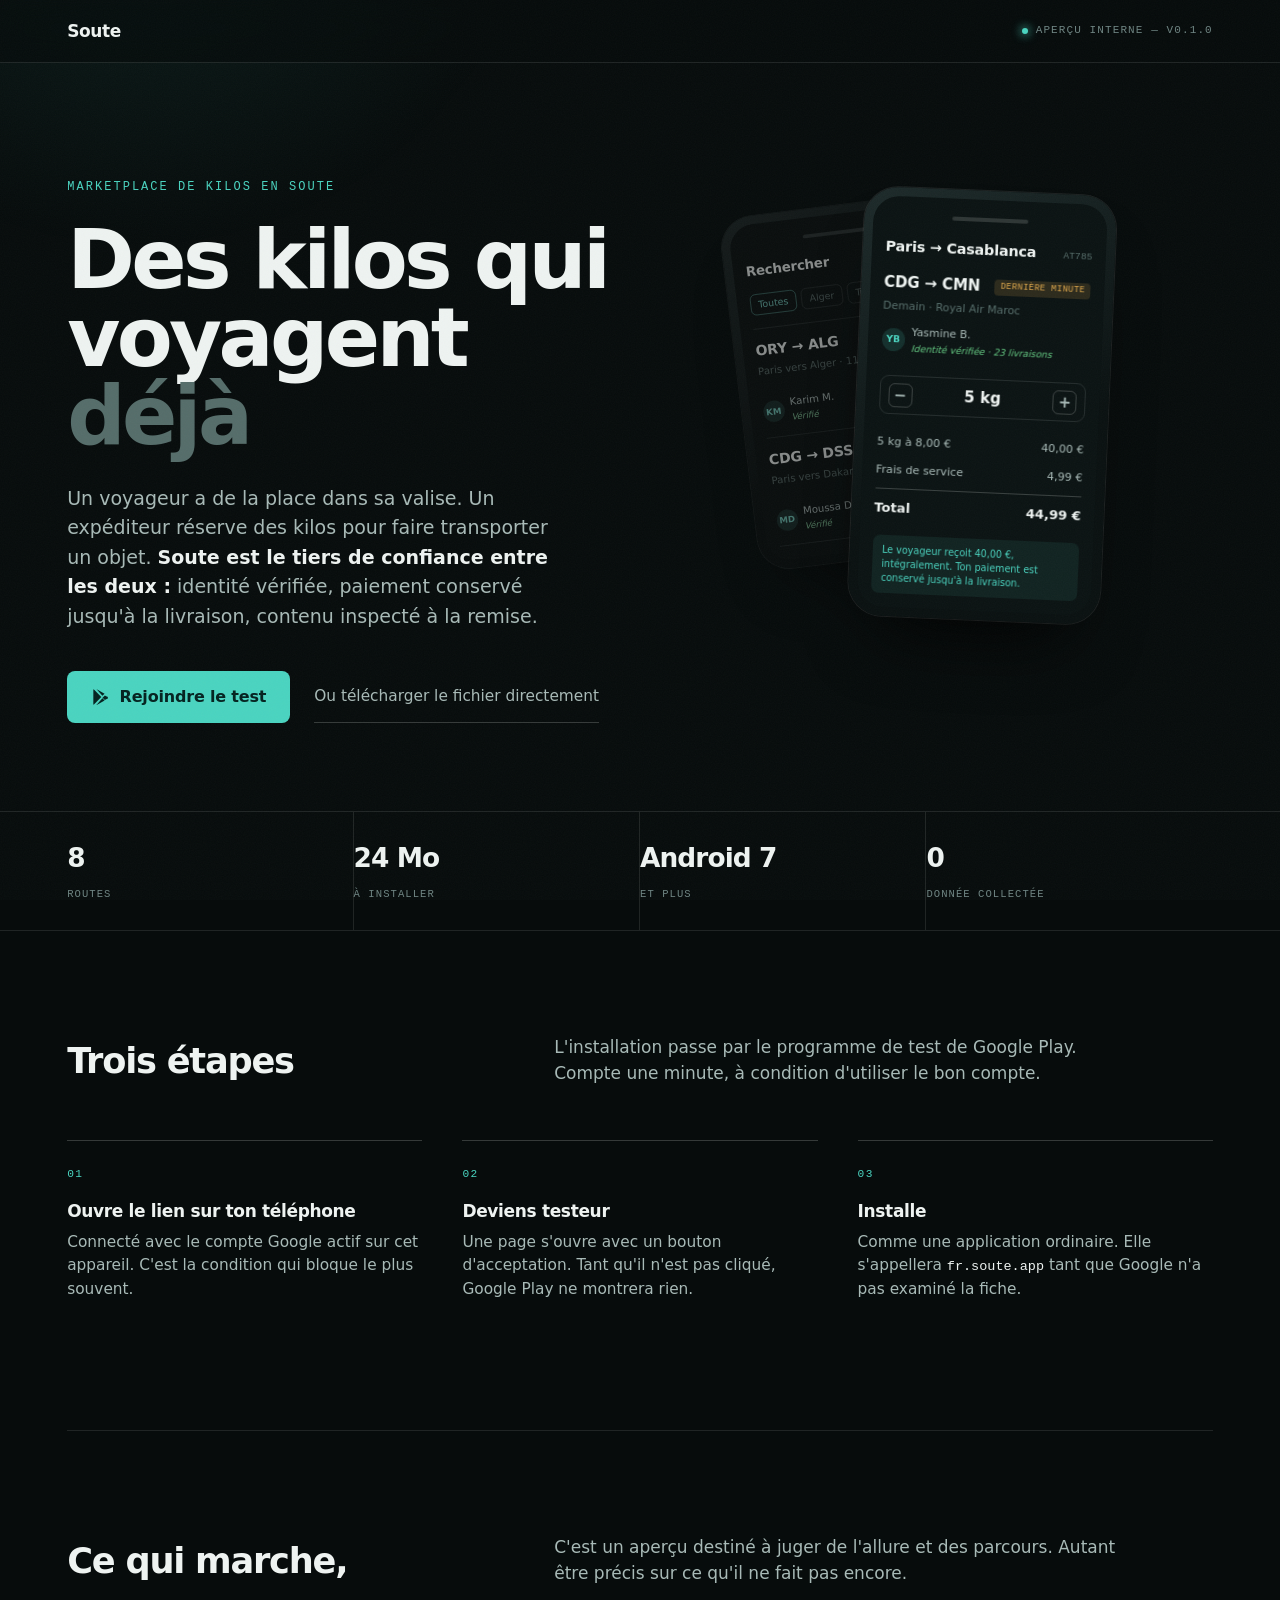
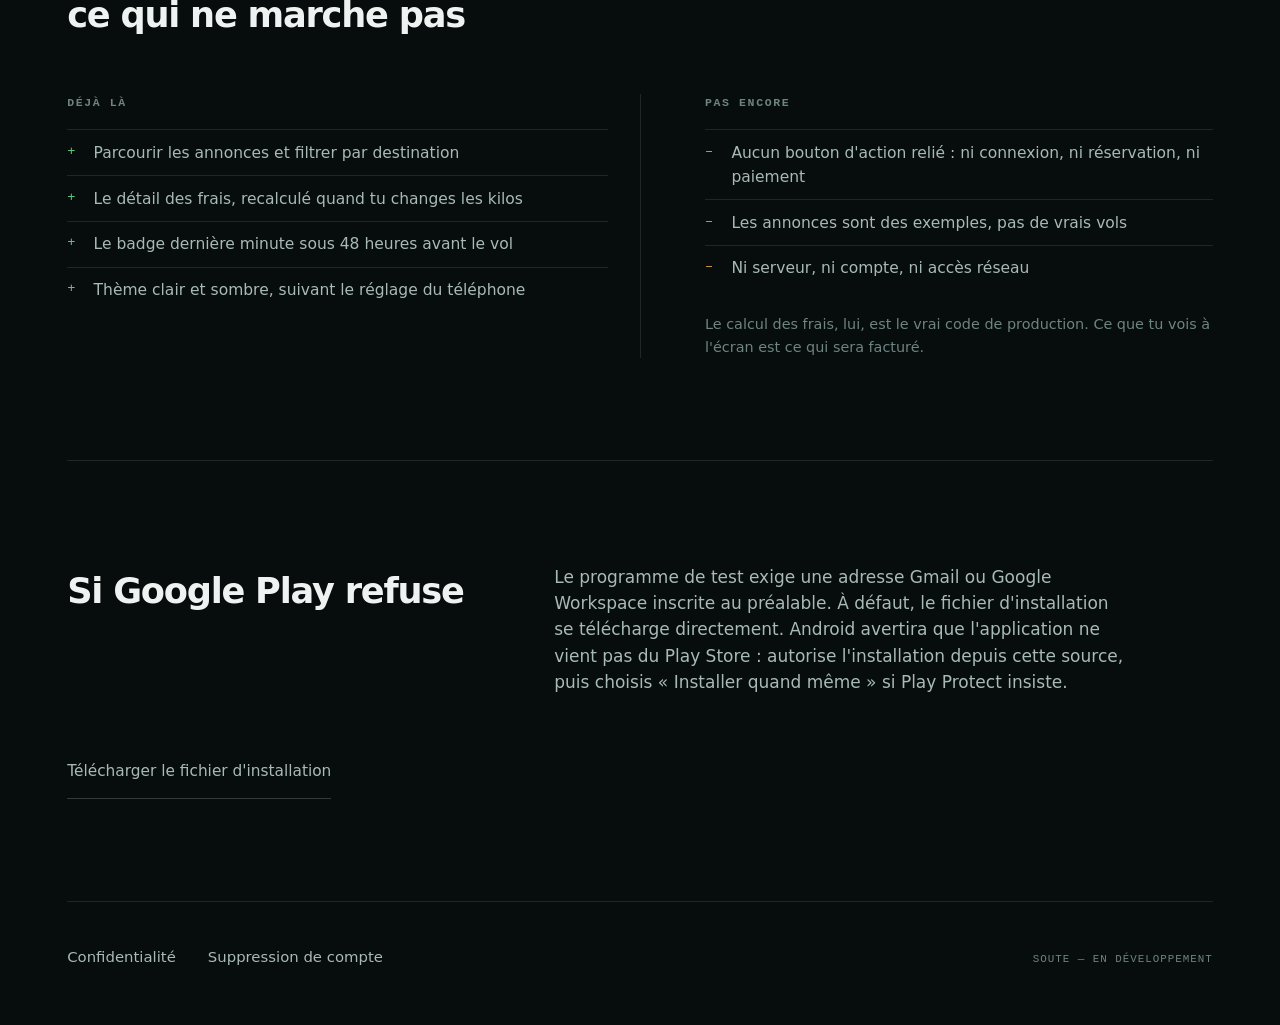
<file: index.html>
<!doctype html>
<html lang="fr">
  <head>
    <meta charset="utf-8" />
    <meta name="viewport" content="width=device-width, initial-scale=1" />
    <title>Soute — des kilos qui voyagent déjà</title>
    <meta
      name="description"
      content="Soute : réserve les kilos libres d'une valise, ou vends les tiens sur ton prochain vol. Aperçu interne de l'application Android."
    />
    <meta name="robots" content="noindex" />
    <meta name="theme-color" content="#070C0C" />
    <style>
      /* ==================================================================
         SOUTE — page d'aperçu

         Parti pris : une mise en page éditoriale, pas une page produit.
         Peu de couleur, beaucoup de blanc tournant, une hiérarchie portée
         par l'échelle typographique et des filets, pas par des boîtes.

         L'accent sarcelle n'apparaît que trois fois : la pastille d'état,
         le bouton principal, et les traits actifs. Tout le reste est en
         valeurs de gris chaudes.
         ================================================================== */

      :root {
        --ink: #070c0c;
        --ink-2: #0b1313;
        --paper: #eef3f1;
        --paper-2: #a8bab7;
        /* Contrastes mesurés sur le fond --ink (#070c0c) :
           --paper-3 = 4,84:1, conforme AA pour le texte courant ;
           --paper-4 = 3,57:1, réservé au grand texte et aux éléments
           d'interface, jamais à du texte courant de petite taille. */
        --paper-3: #6e8482;
        --paper-4: #556d6a;
        --rule: rgba(238, 243, 241, 0.11);
        --rule-2: rgba(238, 243, 241, 0.2);
        --accent: #4ad4c0;
        --accent-ink: #042320;
        --amber: #e0a94c;
        --green: #63cb82;

        --mono: ui-monospace, 'SF Mono', 'Cascadia Mono', 'Roboto Mono', Menlo, monospace;
        --sans: ui-sans-serif, system-ui, -apple-system, 'Segoe UI', Roboto, Helvetica, sans-serif;

        --gutter: clamp(1.25rem, 4vw, 3.5rem);
        --measure: 78rem;
      }

      * {
        box-sizing: border-box;
      }

      html {
        scroll-behavior: smooth;
        -webkit-text-size-adjust: 100%;
      }

      body {
        margin: 0;
        background: var(--ink);
        color: var(--paper);
        font-family: var(--sans);
        font-size: 17px;
        line-height: 1.55;
        -webkit-font-smoothing: antialiased;
        text-rendering: optimizeLegibility;
        overflow-x: hidden;
      }

      /* Grain. Une texture très faible qui casse l'aplat numérique ;
         c'est ce qui distingue un fond sombre travaillé d'un #000 posé. */
      body::after {
        content: '';
        position: fixed;
        inset: 0;
        z-index: 9999;
        pointer-events: none;
        opacity: 0.035;
        background-image: url("data:image/svg+xml,%3Csvg xmlns='http://www.w3.org/2000/svg' width='160' height='160'%3E%3Cfilter id='n'%3E%3CfeTurbulence type='fractalNoise' baseFrequency='0.85' numOctaves='3'/%3E%3C/filter%3E%3Crect width='160' height='160' filter='url(%23n)'/%3E%3C/svg%3E");
      }

      /* Lueur unique, froide, haut-gauche. Pas de dégradé multicolore. */
      body::before {
        content: '';
        position: fixed;
        inset: -40vh -20vw auto;
        height: 120vh;
        z-index: -1;
        background: radial-gradient(
          48vw 48vw at 22% 18%,
          rgba(74, 212, 192, 0.1),
          transparent 68%
        );
      }

      .shell {
        max-width: var(--measure);
        margin: 0 auto;
        padding: 0 var(--gutter);
      }

      /* ---------------- Barre ---------------- */
      .bar {
        position: sticky;
        top: 0;
        z-index: 50;
        backdrop-filter: blur(12px) saturate(140%);
        -webkit-backdrop-filter: blur(12px) saturate(140%);
        background: rgba(7, 12, 12, 0.72);
        border-bottom: 1px solid var(--rule);
      }

      .bar .shell {
        display: flex;
        align-items: center;
        justify-content: space-between;
        height: 62px;
      }

      .word {
        font-size: 1.0625rem;
        font-weight: 620;
        letter-spacing: -0.025em;
      }

      .state {
        display: inline-flex;
        align-items: center;
        gap: 0.5rem;
        font-family: var(--mono);
        font-size: 0.6875rem;
        letter-spacing: 0.1em;
        text-transform: uppercase;
        color: var(--paper-3);
      }

      .led {
        width: 6px;
        height: 6px;
        border-radius: 50%;
        background: var(--accent);
        box-shadow: 0 0 10px 1px rgba(74, 212, 192, 0.8);
        animation: blink 3s ease-in-out infinite;
      }

      @keyframes blink {
        0%,
        100% {
          opacity: 1;
        }
        55% {
          opacity: 0.3;
        }
      }

      /* ---------------- Ouverture ---------------- */
      .open {
        padding: clamp(3.5rem, 9vw, 7.5rem) 0 clamp(3rem, 7vw, 5.5rem);
        display: grid;
        gap: clamp(3rem, 7vw, 5rem);
        grid-template-columns: 1fr;
      }

      @media (min-width: 64rem) {
        .open {
          grid-template-columns: minmax(0, 1.02fr) minmax(0, 0.98fr);
          align-items: center;
        }
      }

      .kicker {
        font-family: var(--mono);
        font-size: 0.75rem;
        letter-spacing: 0.17em;
        text-transform: uppercase;
        color: var(--accent);
        margin: 0 0 1.5rem;
      }

      h1 {
        margin: 0;
        font-size: clamp(2.9rem, 7.4vw, 5.1rem);
        line-height: 0.96;
        letter-spacing: -0.045em;
        font-weight: 600;
        text-wrap: balance;
      }

      h1 em {
        font-style: normal;
        color: var(--paper-4);
      }

      .deck {
        margin: 1.75rem 0 0;
        max-width: 31rem;
        font-size: clamp(1.0625rem, 1.5vw, 1.1875rem);
        color: var(--paper-2);
        text-wrap: pretty;
      }

      .deck b {
        color: var(--paper);
        font-weight: 550;
      }

      .acts {
        display: flex;
        flex-wrap: wrap;
        align-items: center;
        gap: 0.9rem 1.5rem;
        margin-top: 2.5rem;
      }

      .btn {
        display: inline-flex;
        align-items: center;
        gap: 0.65rem;
        height: 52px;
        padding: 0 1.5rem;
        border-radius: 8px;
        background: var(--accent);
        color: var(--accent-ink);
        font-size: 1rem;
        font-weight: 620;
        letter-spacing: -0.012em;
        text-decoration: none;
        transition: background 0.2s ease, transform 0.2s ease;
      }

      .btn:hover {
        background: #65e3d1;
        transform: translateY(-1px);
      }

      .btn:focus-visible {
        outline: 2px solid var(--accent);
        outline-offset: 3px;
      }

      .btn svg {
        width: 18px;
        height: 18px;
      }

      .alt {
        display: inline-flex;
        align-items: center;
        height: 52px;
        color: var(--paper-2);
        font-size: 0.96rem;
        text-decoration: none;
        border-bottom: 1px solid var(--rule-2);
        transition: color 0.2s ease, border-color 0.2s ease;
      }

      .alt:hover {
        color: var(--paper);
        border-color: var(--accent);
      }

      /* ---------------- Appareils ---------------- */
      .devices {
        position: relative;
        display: flex;
        justify-content: center;
        align-items: flex-start;
        min-height: 520px;
      }

      .dev {
        width: 252px;
        border-radius: 34px;
        padding: 9px;
        background: linear-gradient(150deg, #1d2a2a 0%, #0a1111 62%);
        box-shadow:
          0 0 0 1px rgba(238, 243, 241, 0.09),
          0 44px 70px -34px rgba(0, 0, 0, 0.95);
      }

      .dev .glass {
        border-radius: 26px;
        background: var(--ink-2);
        padding: 1.15rem 0.85rem 0.9rem;
        overflow: hidden;
      }

      .dev.back {
        position: absolute;
        top: 0;
        left: 50%;
        transform: translateX(-88%) rotate(-7deg) scale(0.93);
        opacity: 0.55;
        filter: saturate(0.6);
      }

      .dev.front {
        position: relative;
        transform: translateX(12%) rotate(2.5deg);
        z-index: 2;
      }

      @media (max-width: 40rem) {
        .devices {
          min-height: 470px;
        }
        .dev.back {
          transform: translateX(-80%) rotate(-8deg) scale(0.86);
          opacity: 0.4;
        }
        .dev.front {
          transform: translateX(16%) rotate(2deg) scale(0.94);
        }
      }

      .pill {
        width: 76px;
        height: 4px;
        margin: 0 auto 1.05rem;
        border-radius: 99px;
        background: rgba(238, 243, 241, 0.15);
      }

      .scr-h {
        display: flex;
        justify-content: space-between;
        align-items: baseline;
        margin-bottom: 0.85rem;
      }

      .scr-h b {
        font-size: 0.9rem;
        letter-spacing: -0.015em;
      }

      .scr-h span {
        font-family: var(--mono);
        font-size: 0.6rem;
        color: var(--paper-4);
      }

      .tabs {
        display: flex;
        gap: 0.33rem;
        margin-bottom: 0.85rem;
      }

      .tab {
        padding: 0.17rem 0.5rem;
        border: 1px solid var(--rule);
        border-radius: 6px;
        font-size: 0.63rem;
        color: var(--paper-4);
      }

      .tab.on {
        border-color: rgba(74, 212, 192, 0.45);
        color: var(--accent);
      }

      .ad {
        border-top: 1px solid var(--rule);
        padding: 0.75rem 0 0.7rem;
      }

      .ad:last-child {
        border-bottom: 1px solid var(--rule);
      }

      .ad-top {
        display: flex;
        justify-content: space-between;
        align-items: center;
        gap: 0.5rem;
      }

      .iata {
        font-size: 0.94rem;
        font-weight: 620;
        letter-spacing: -0.01em;
        font-variant-numeric: tabular-nums;
      }

      .flag {
        padding: 0.08rem 0.36rem;
        border-radius: 4px;
        background: rgba(224, 169, 76, 0.15);
        color: var(--amber);
        font-family: var(--mono);
        font-size: 0.55rem;
        letter-spacing: 0.04em;
        text-transform: uppercase;
        white-space: nowrap;
      }

      .ad-sub {
        margin: 0.2rem 0 0.6rem;
        color: var(--paper-4);
        font-size: 0.68rem;
      }

      .ad-bot {
        display: flex;
        justify-content: space-between;
        align-items: flex-end;
      }

      .person {
        display: flex;
        align-items: center;
        gap: 0.42rem;
      }

      .face {
        width: 23px;
        height: 23px;
        border-radius: 50%;
        display: grid;
        place-items: center;
        background: rgba(74, 212, 192, 0.14);
        color: var(--accent);
        font-size: 0.58rem;
        font-weight: 600;
      }

      .person i {
        font-style: normal;
        font-size: 0.68rem;
        color: var(--paper-2);
      }

      .ok {
        display: block;
        color: var(--green);
        font-size: 0.58rem;
      }

      .amt {
        text-align: right;
        font-variant-numeric: tabular-nums;
      }

      .amt b {
        font-size: 0.92rem;
        letter-spacing: -0.015em;
      }

      .amt i {
        display: block;
        font-style: normal;
        color: var(--paper-4);
        font-size: 0.58rem;
      }

      /* Écran de détail : la ventilation des frais, cœur du produit */
      .calc {
        margin-top: 0.3rem;
      }

      .calc-row {
        display: flex;
        justify-content: space-between;
        padding: 0.33rem 0;
        font-size: 0.7rem;
        color: var(--paper-2);
        font-variant-numeric: tabular-nums;
      }

      .calc-row.total {
        margin-top: 0.3rem;
        padding-top: 0.55rem;
        border-top: 1px solid var(--rule-2);
        color: var(--paper);
        font-weight: 620;
        font-size: 0.82rem;
      }

      .calc-note {
        margin: 0.7rem 0 0;
        padding: 0.5rem 0.6rem;
        border-radius: 7px;
        background: rgba(74, 212, 192, 0.08);
        color: var(--accent);
        font-size: 0.6rem;
        line-height: 1.45;
      }

      .stepper {
        display: flex;
        align-items: center;
        justify-content: space-between;
        margin: 0.55rem 0 0.85rem;
        padding: 0.4rem 0.5rem;
        border: 1px solid var(--rule);
        border-radius: 9px;
      }

      .stepper span {
        font-size: 0.95rem;
        font-weight: 620;
        font-variant-numeric: tabular-nums;
      }

      .sq {
        width: 24px;
        height: 24px;
        display: grid;
        place-items: center;
        border: 1px solid var(--rule-2);
        border-radius: 6px;
        color: var(--paper-2);
        font-size: 0.8rem;
      }

      /* ---------------- Bandeau de chiffres ---------------- */
      .strip {
        border-top: 1px solid var(--rule);
        border-bottom: 1px solid var(--rule);
      }

      .strip .shell {
        display: grid;
        grid-template-columns: repeat(2, 1fr);
      }

      @media (min-width: 48rem) {
        .strip .shell {
          grid-template-columns: repeat(4, 1fr);
        }
      }

      .fig {
        padding: 1.6rem 0;
        border-right: 1px solid var(--rule);
      }

      .fig:last-child {
        border-right: 0;
      }

      @media (max-width: 47.99rem) {
        .fig:nth-child(2n) {
          border-right: 0;
        }
        .fig:nth-child(-n + 2) {
          border-bottom: 1px solid var(--rule);
        }
      }

      .fig b {
        display: block;
        font-size: 1.65rem;
        font-weight: 600;
        letter-spacing: -0.035em;
        font-variant-numeric: tabular-nums;
      }

      .fig span {
        font-family: var(--mono);
        font-size: 0.66rem;
        letter-spacing: 0.1em;
        text-transform: uppercase;
        color: var(--paper-3);
      }

      /* ---------------- Sections ---------------- */
      section {
        padding: clamp(3.5rem, 8vw, 6.5rem) 0;
        border-bottom: 1px solid var(--rule);
      }

      .head {
        display: grid;
        gap: 0.9rem;
        margin-bottom: clamp(2.25rem, 4vw, 3.25rem);
      }

      @media (min-width: 52rem) {
        .head {
          grid-template-columns: 1fr 1.5fr;
          align-items: start;
          gap: 3rem;
        }
      }

      h2 {
        margin: 0;
        font-size: clamp(1.6rem, 3vw, 2.2rem);
        letter-spacing: -0.035em;
        font-weight: 600;
        text-wrap: balance;
      }

      .head p {
        margin: 0;
        color: var(--paper-2);
        max-width: 36rem;
      }

      /* Étapes : filets et numéros en chasse fixe, pas de cartes */
      .steps {
        display: grid;
        gap: 0;
        grid-template-columns: 1fr;
        counter-reset: s;
      }

      @media (min-width: 52rem) {
        .steps {
          grid-template-columns: repeat(3, 1fr);
          gap: 0 2.5rem;
        }
      }

      .step {
        counter-increment: s;
        padding: 1.6rem 0;
        border-top: 1px solid var(--rule-2);
      }

      .step::before {
        content: '0' counter(s);
        display: block;
        margin-bottom: 0.9rem;
        font-family: var(--mono);
        font-size: 0.7rem;
        letter-spacing: 0.12em;
        color: var(--accent);
      }

      .step h3 {
        margin: 0 0 0.4rem;
        font-size: 1.0625rem;
        font-weight: 600;
        letter-spacing: -0.02em;
      }

      .step p {
        margin: 0;
        color: var(--paper-2);
        font-size: 0.96rem;
      }

      /* Deux colonnes séparées par un filet, sans chrome */
      .split {
        display: grid;
        gap: 2.5rem;
        grid-template-columns: 1fr;
      }

      @media (min-width: 52rem) {
        .split {
          grid-template-columns: 1fr 1fr;
          gap: 4rem;
        }
        .split > div + div {
          padding-left: 4rem;
          border-left: 1px solid var(--rule);
          margin-left: -2rem;
        }
      }

      .split h3 {
        margin: 0 0 1.1rem;
        font-family: var(--mono);
        font-size: 0.72rem;
        letter-spacing: 0.14em;
        text-transform: uppercase;
        color: var(--paper-3);
      }

      .ticks {
        margin: 0;
        padding: 0;
        list-style: none;
      }

      .ticks li {
        display: grid;
        grid-template-columns: 1.4rem 1fr;
        gap: 0.25rem;
        padding: 0.65rem 0;
        border-top: 1px solid var(--rule);
        color: var(--paper-2);
        font-size: 0.97rem;
      }

      .ticks li::before {
        font-family: var(--mono);
        font-size: 0.85rem;
      }

      .ticks.yes li::before {
        content: '+';
        color: var(--green);
      }

      .ticks.no li::before {
        content: '–';
        color: var(--amber);
      }

      .aside {
        margin: 1.4rem 0 0;
        color: var(--paper-3);
        font-size: 0.9rem;
      }

      code {
        font-family: var(--mono);
        font-size: 0.88em;
        color: var(--paper);
      }

      /* ---------------- Pied ---------------- */
      footer {
        padding: 2.75rem 0 3.5rem;
      }

      footer .shell {
        display: flex;
        flex-wrap: wrap;
        gap: 1.1rem 2.25rem;
        align-items: baseline;
        justify-content: space-between;
      }

      footer nav {
        display: flex;
        flex-wrap: wrap;
        gap: 2rem;
      }

      footer a {
        color: var(--paper-2);
        text-decoration: none;
        font-size: 0.93rem;
      }

      footer a:hover {
        color: var(--accent);
      }

      footer p {
        margin: 0;
        font-family: var(--mono);
        font-size: 0.68rem;
        letter-spacing: 0.09em;
        text-transform: uppercase;
        /* Texte réel et petit : il faut --paper-3, pas --paper-4. */
        color: var(--paper-3);
      }

      /* Apparition sobre : 10 px et de l'opacité, rien de plus */
      .rv {
        opacity: 0;
        transform: translateY(10px);
        transition: opacity 0.65s ease, transform 0.65s cubic-bezier(0.22, 1, 0.36, 1);
      }

      .rv.in {
        opacity: 1;
        transform: none;
      }

      @media (prefers-reduced-motion: reduce) {
        *,
        .led {
          animation: none !important;
          transition: none !important;
        }
        .rv {
          opacity: 1;
          transform: none;
        }
        html {
          scroll-behavior: auto;
        }
      }
    </style>
  </head>

  <body>
    <header class="bar">
      <div class="shell">
        <span class="word">Soute</span>
        <span class="state"><span class="led"></span> Aperçu interne — v0.1.0</span>
      </div>
    </header>

    <main>
      <div class="shell">
        <div class="open">
          <div>
            <p class="kicker">Marketplace de kilos en soute</p>
            <h1>Des kilos qui<br />voyagent <em>déjà</em></h1>
            <p class="deck">
              Un voyageur a de la place dans sa valise. Un expéditeur réserve des kilos pour faire
              transporter un objet. <b>Soute est le tiers de confiance entre les deux :</b>
              identité vérifiée, paiement conservé jusqu'à la livraison, contenu inspecté à la
              remise.
            </p>
            <div class="acts">
              <a class="btn" href="https://play.google.com/apps/internaltest/4701191682274592788">
                <svg viewBox="0 0 24 24" fill="currentColor" aria-hidden="true">
                  <path
                    d="M3.6 1.8a1 1 0 0 0-.5.9v18.6a1 1 0 0 0 .5.9l10.1-10.2L3.6 1.8Zm11.6 8.6 2.9-2.9-10.5-6a1.2 1.2 0 0 0-.4-.1l8 9Zm0 3.2-8 9c.1 0 .3 0 .4-.1l10.5-6-2.9-2.9Zm5.6-2.4-2.3-1.3-3.1 3.1 3.1 3.1 2.3-1.3a1.8 1.8 0 0 0 0-3.6Z"
                  />
                </svg>
                Rejoindre le test
              </a>
              <a class="alt" id="apk" href="#">Ou télécharger le fichier directement</a>
            </div>
          </div>

          <div class="devices" role="img" aria-label="Aperçu des écrans de recherche et de détail d'une annonce">
            <!-- Écran arrière : la recherche -->
            <div class="dev back" aria-hidden="true">
              <div class="glass">
                <div class="pill"></div>
                <div class="scr-h"><b>Rechercher</b><span>8 annonces</span></div>
                <div class="tabs">
                  <span class="tab on">Toutes</span><span class="tab">Alger</span
                  ><span class="tab">Tunis</span>
                </div>
                <div class="ad">
                  <div class="ad-top">
                    <span class="iata">ORY → ALG</span>
                  </div>
                  <p class="ad-sub">Paris vers Alger · 11 oct. · AH1009</p>
                  <div class="ad-bot">
                    <div class="person">
                      <span class="face">KM</span><i>Karim M.<em class="ok">Vérifié</em></i>
                    </div>
                    <div class="amt"><b>9,00 €</b><i>par kilo</i></div>
                  </div>
                </div>
                <div class="ad">
                  <div class="ad-top"><span class="iata">CDG → DSS</span></div>
                  <p class="ad-sub">Paris vers Dakar · 15 oct. · AF718</p>
                  <div class="ad-bot">
                    <div class="person">
                      <span class="face">MD</span><i>Moussa D.<em class="ok">Vérifié</em></i>
                    </div>
                    <div class="amt"><b>11,00 €</b><i>par kilo</i></div>
                  </div>
                </div>
              </div>
            </div>

            <!-- Écran avant : le détail et la ventilation des frais -->
            <div class="dev front">
              <div class="glass">
                <div class="pill"></div>
                <div class="scr-h"><b>Paris → Casablanca</b><span>AT785</span></div>

                <div class="ad" style="border-top: 0; padding-top: 0">
                  <div class="ad-top">
                    <span class="iata">CDG → CMN</span>
                    <span class="flag">Dernière minute</span>
                  </div>
                  <p class="ad-sub">Demain · Royal Air Maroc</p>
                  <div class="ad-bot">
                    <div class="person">
                      <span class="face">YB</span
                      ><i>Yasmine B.<em class="ok">Identité vérifiée · 23 livraisons</em></i>
                    </div>
                  </div>
                </div>

                <div class="stepper">
                  <span class="sq">−</span><span>5 kg</span><span class="sq">+</span>
                </div>

                <div class="calc">
                  <div class="calc-row"><span>5 kg à 8,00 €</span><span>40,00 €</span></div>
                  <div class="calc-row"><span>Frais de service</span><span>4,99 €</span></div>
                  <div class="calc-row total"><span>Total</span><span>44,99 €</span></div>
                </div>

                <p class="calc-note">
                  Le voyageur reçoit 40,00 €, intégralement. Ton paiement est conservé jusqu'à la
                  livraison.
                </p>
              </div>
            </div>
          </div>
        </div>
      </div>

      <div class="strip">
        <div class="shell">
          <div class="fig"><b>8</b><span>routes</span></div>
          <div class="fig"><b>24 Mo</b><span>à installer</span></div>
          <div class="fig"><b>Android 7</b><span>et plus</span></div>
          <div class="fig"><b>0</b><span>donnée collectée</span></div>
        </div>
      </div>

      <div class="shell">
        <section class="rv">
          <div class="head">
            <h2>Trois étapes</h2>
            <p>
              L'installation passe par le programme de test de Google Play. Compte une minute, à
              condition d'utiliser le bon compte.
            </p>
          </div>
          <div class="steps">
            <article class="step">
              <h3>Ouvre le lien sur ton téléphone</h3>
              <p>
                Connecté avec le compte Google actif sur cet appareil. C'est la condition qui
                bloque le plus souvent.
              </p>
            </article>
            <article class="step">
              <h3>Deviens testeur</h3>
              <p>
                Une page s'ouvre avec un bouton d'acceptation. Tant qu'il n'est pas cliqué, Google
                Play ne montrera rien.
              </p>
            </article>
            <article class="step">
              <h3>Installe</h3>
              <p>
                Comme une application ordinaire. Elle s'appellera <code>fr.soute.app</code> tant
                que Google n'a pas examiné la fiche.
              </p>
            </article>
          </div>
        </section>

        <section class="rv">
          <div class="head">
            <h2>Ce qui marche,<br />ce qui ne marche pas</h2>
            <p>
              C'est un aperçu destiné à juger de l'allure et des parcours. Autant être précis sur
              ce qu'il ne fait pas encore.
            </p>
          </div>
          <div class="split">
            <div>
              <h3>Déjà là</h3>
              <ul class="ticks yes">
                <li>Parcourir les annonces et filtrer par destination</li>
                <li>Le détail des frais, recalculé quand tu changes les kilos</li>
                <li>Le badge dernière minute sous 48 heures avant le vol</li>
                <li>Thème clair et sombre, suivant le réglage du téléphone</li>
              </ul>
            </div>
            <div>
              <h3>Pas encore</h3>
              <ul class="ticks no">
                <li>Aucun bouton d'action relié : ni connexion, ni réservation, ni paiement</li>
                <li>Les annonces sont des exemples, pas de vrais vols</li>
                <li>Ni serveur, ni compte, ni accès réseau</li>
              </ul>
              <p class="aside">
                Le calcul des frais, lui, est le vrai code de production. Ce que tu vois à l'écran
                est ce qui sera facturé.
              </p>
            </div>
          </div>
        </section>

        <section class="rv">
          <div class="head">
            <h2>Si Google Play refuse</h2>
            <p>
              Le programme de test exige une adresse Gmail ou Google Workspace inscrite au
              préalable. À défaut, le fichier d'installation se télécharge directement. Android
              avertira que l'application ne vient pas du Play Store : autorise l'installation
              depuis cette source, puis choisis « Installer quand même » si Play Protect insiste.
            </p>
          </div>
          <a class="alt" id="apk2" href="#">Télécharger le fichier d'installation</a>
        </section>
      </div>
    </main>

    <footer>
      <div class="shell">
        <nav>
          <a href="confidentialite.html">Confidentialité</a>
          <a href="suppression-de-compte.html">Suppression de compte</a>
        </nav>
        <p>Soute — en développement</p>
      </div>
    </footer>

    <script>
      // Repli hors Google Play. L'URL change à chaque build EAS : une seule
      // constante à remplacer.
      var APK = 'https://expo.dev/artifacts/eas/_8gACbr2NNqFbBKhWjNnP60PUHdmL3jjqsCTlhH4n8k.apk'
      ;['apk', 'apk2'].forEach(function (id) {
        var el = document.getElementById(id)
        if (el) el.setAttribute('href', APK)
      })

      var reduced = window.matchMedia('(prefers-reduced-motion: reduce)').matches
      var items = document.querySelectorAll('.rv')
      if (reduced || !('IntersectionObserver' in window)) {
        items.forEach(function (el) {
          el.classList.add('in')
        })
      } else {
        var io = new IntersectionObserver(
          function (es) {
            es.forEach(function (e) {
              if (e.isIntersecting) {
                e.target.classList.add('in')
                io.unobserve(e.target)
              }
            })
          },
          { rootMargin: '0px 0px -10% 0px' },
        )
        items.forEach(function (el) {
          io.observe(el)
        })
      }
    </script>
  </body>
</html>
</file>
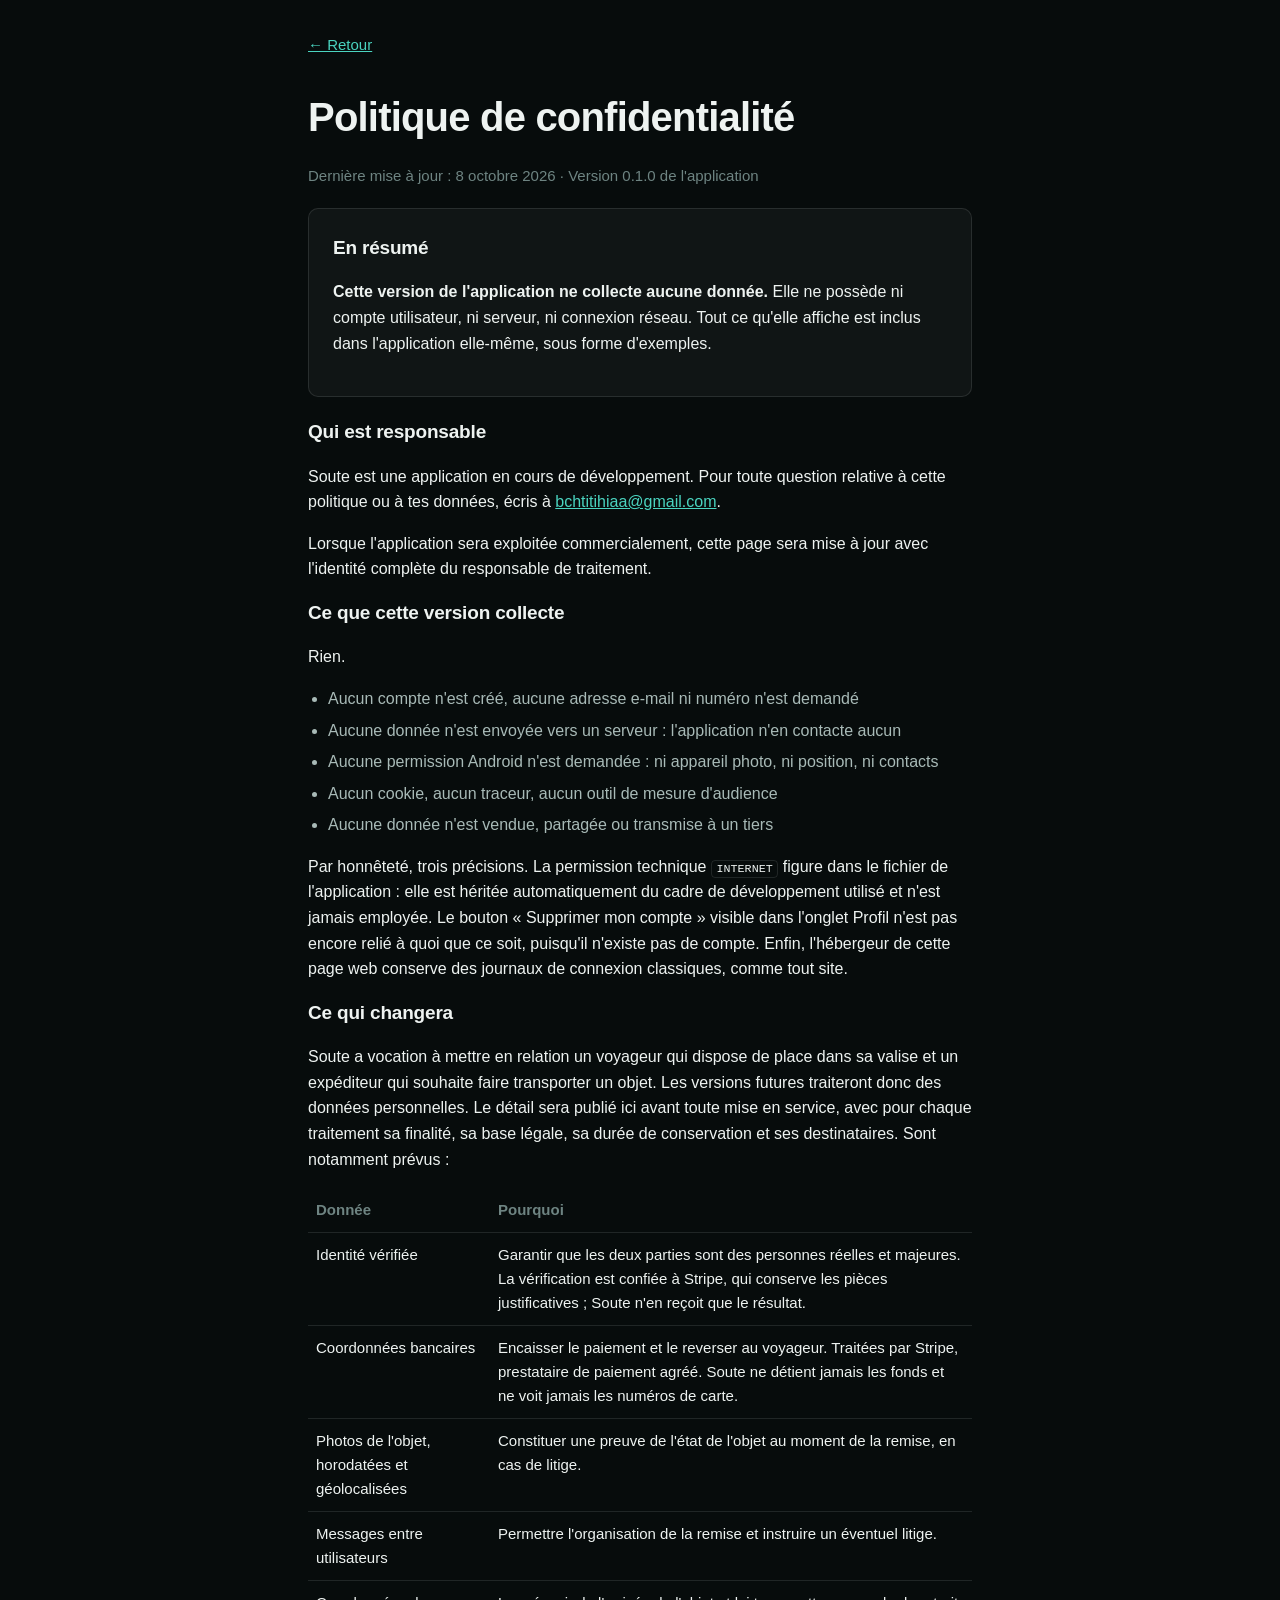
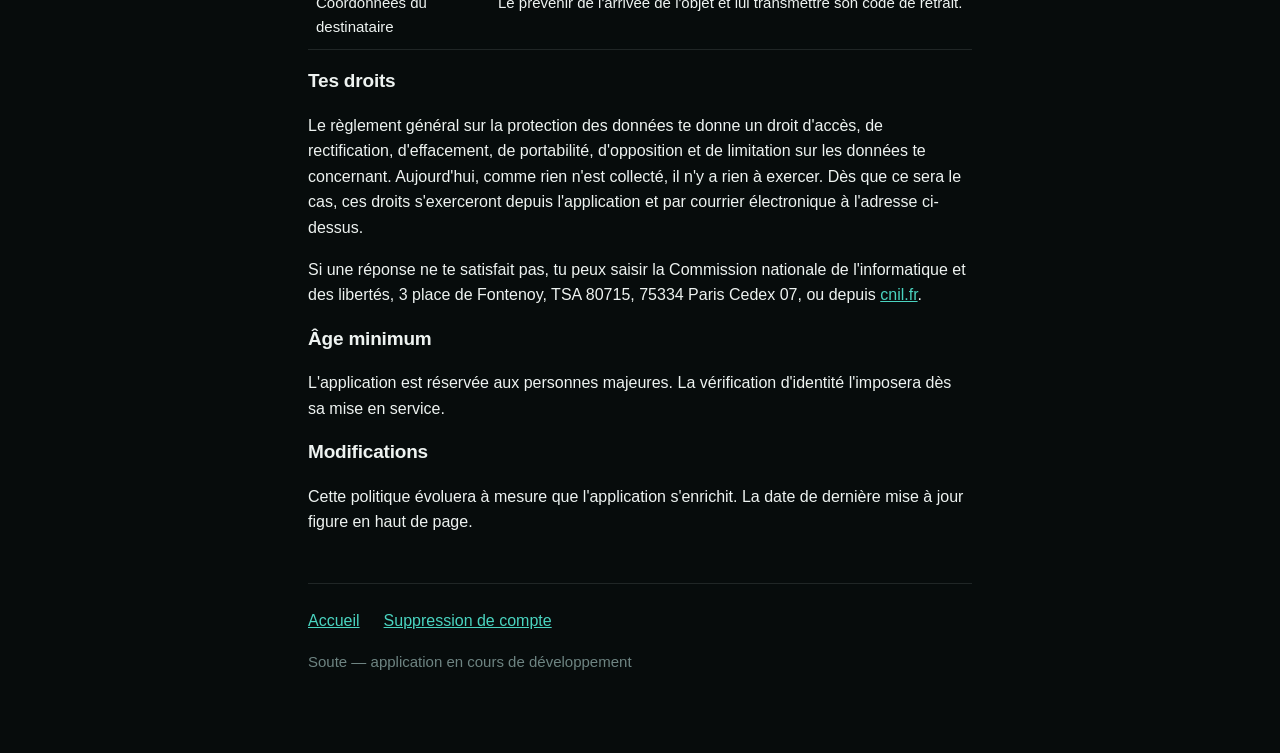
<file: confidentialite.html>
<!doctype html>
<html lang="fr">
  <head>
    <meta charset="utf-8" />
    <meta name="viewport" content="width=device-width, initial-scale=1" />
    <title>Politique de confidentialité — Soute</title>
    <link rel="stylesheet" href="style.css" />
  </head>
  <body>
    <main>
      <a class="back" href="index.html">&larr; Retour</a>

      <h1>Politique de confidentialité</h1>
      <p class="muted">Dernière mise à jour : 8 octobre 2026 · Version 0.1.0 de l'application</p>

      <section class="card">
        <h2>En résumé</h2>
        <p>
          <strong>Cette version de l'application ne collecte aucune donnée.</strong> Elle ne
          possède ni compte utilisateur, ni serveur, ni connexion réseau. Tout ce qu'elle affiche
          est inclus dans l'application elle-même, sous forme d'exemples.
        </p>
      </section>

      <h2>Qui est responsable</h2>
      <p>
        Soute est une application en cours de développement. Pour toute question relative à cette
        politique ou à tes données, écris à
        <a href="mailto:bchtitihiaa@gmail.com">bchtitihiaa@gmail.com</a>.
      </p>
      <p>
        Lorsque l'application sera exploitée commercialement, cette page sera mise à jour avec
        l'identité complète du responsable de traitement.
      </p>

      <h2>Ce que cette version collecte</h2>
      <p>Rien.</p>
      <ul>
        <li>Aucun compte n'est créé, aucune adresse e-mail ni numéro n'est demandé</li>
        <li>Aucune donnée n'est envoyée vers un serveur : l'application n'en contacte aucun</li>
        <li>Aucune permission Android n'est demandée : ni appareil photo, ni position, ni contacts</li>
        <li>Aucun cookie, aucun traceur, aucun outil de mesure d'audience</li>
        <li>Aucune donnée n'est vendue, partagée ou transmise à un tiers</li>
      </ul>
      <p>
        Par honnêteté, trois précisions. La permission technique
        <code>INTERNET</code> figure dans le fichier de l'application : elle est héritée
        automatiquement du cadre de développement utilisé et n'est jamais employée. Le bouton
        « Supprimer mon compte » visible dans l'onglet Profil n'est pas encore relié à quoi que ce
        soit, puisqu'il n'existe pas de compte. Enfin, l'hébergeur de cette page web conserve des
        journaux de connexion classiques, comme tout site.
      </p>

      <h2>Ce qui changera</h2>
      <p>
        Soute a vocation à mettre en relation un voyageur qui dispose de place dans sa valise et un
        expéditeur qui souhaite faire transporter un objet. Les versions futures traiteront donc
        des données personnelles. Le détail sera publié ici avant toute mise en service, avec pour
        chaque traitement sa finalité, sa base légale, sa durée de conservation et ses
        destinataires. Sont notamment prévus :
      </p>
      <table>
        <tr>
          <th>Donnée</th>
          <th>Pourquoi</th>
        </tr>
        <tr>
          <td>Identité vérifiée</td>
          <td>
            Garantir que les deux parties sont des personnes réelles et majeures. La vérification
            est confiée à Stripe, qui conserve les pièces justificatives ; Soute n'en reçoit que le
            résultat.
          </td>
        </tr>
        <tr>
          <td>Coordonnées bancaires</td>
          <td>
            Encaisser le paiement et le reverser au voyageur. Traitées par Stripe, prestataire de
            paiement agréé. Soute ne détient jamais les fonds et ne voit jamais les numéros de
            carte.
          </td>
        </tr>
        <tr>
          <td>Photos de l'objet, horodatées et géolocalisées</td>
          <td>
            Constituer une preuve de l'état de l'objet au moment de la remise, en cas de litige.
          </td>
        </tr>
        <tr>
          <td>Messages entre utilisateurs</td>
          <td>Permettre l'organisation de la remise et instruire un éventuel litige.</td>
        </tr>
        <tr>
          <td>Coordonnées du destinataire</td>
          <td>Le prévenir de l'arrivée de l'objet et lui transmettre son code de retrait.</td>
        </tr>
      </table>

      <h2>Tes droits</h2>
      <p>
        Le règlement général sur la protection des données te donne un droit d'accès, de
        rectification, d'effacement, de portabilité, d'opposition et de limitation sur les données
        te concernant. Aujourd'hui, comme rien n'est collecté, il n'y a rien à exercer. Dès que ce
        sera le cas, ces droits s'exerceront depuis l'application et par courrier électronique à
        l'adresse ci-dessus.
      </p>
      <p>
        Si une réponse ne te satisfait pas, tu peux saisir la Commission nationale de
        l'informatique et des libertés, 3 place de Fontenoy, TSA 80715, 75334 Paris Cedex 07, ou
        depuis <a href="https://www.cnil.fr/fr/plaintes">cnil.fr</a>.
      </p>

      <h2>Âge minimum</h2>
      <p>
        L'application est réservée aux personnes majeures. La vérification d'identité l'imposera
        dès sa mise en service.
      </p>

      <h2>Modifications</h2>
      <p>
        Cette politique évoluera à mesure que l'application s'enrichit. La date de dernière mise à
        jour figure en haut de page.
      </p>

      <footer>
        <nav>
          <a href="index.html">Accueil</a>
          <a href="suppression-de-compte.html">Suppression de compte</a>
        </nav>
        <p class="muted">Soute — application en cours de développement</p>
      </footer>
    </main>
  </body>
</html>
</file>
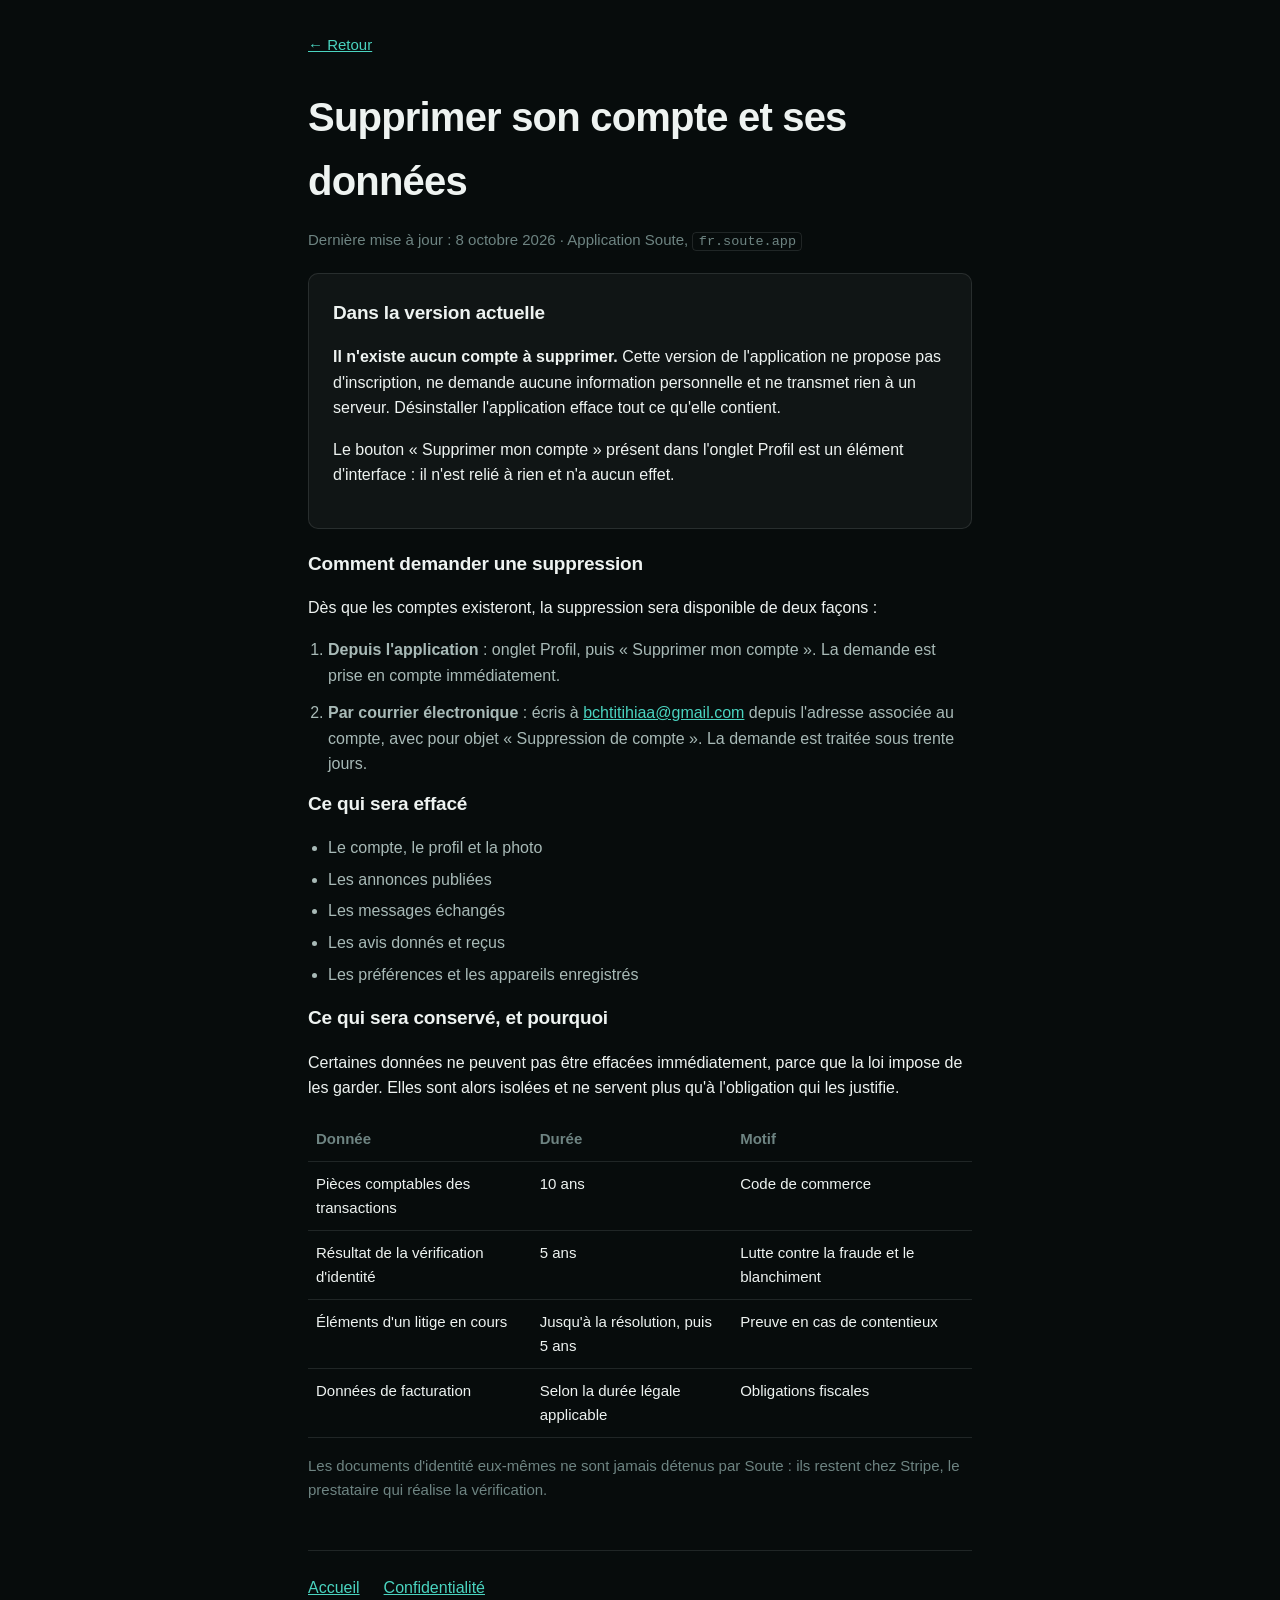
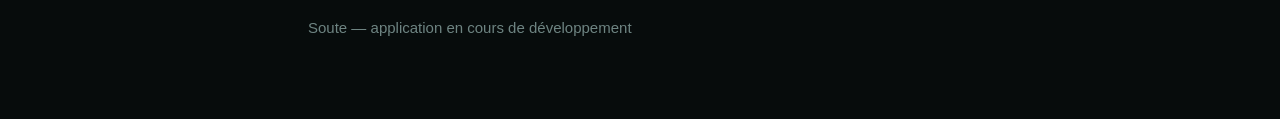
<file: suppression-de-compte.html>
<!doctype html>
<html lang="fr">
  <head>
    <meta charset="utf-8" />
    <meta name="viewport" content="width=device-width, initial-scale=1" />
    <title>Suppression de compte — Soute</title>
    <link rel="stylesheet" href="style.css" />
  </head>
  <body>
    <main>
      <a class="back" href="index.html">&larr; Retour</a>

      <h1>Supprimer son compte et ses données</h1>
      <p class="muted">Dernière mise à jour : 8 octobre 2026 · Application Soute, <code>fr.soute.app</code></p>

      <section class="card">
        <h2>Dans la version actuelle</h2>
        <p>
          <strong>Il n'existe aucun compte à supprimer.</strong> Cette version de l'application ne
          propose pas d'inscription, ne demande aucune information personnelle et ne transmet rien
          à un serveur. Désinstaller l'application efface tout ce qu'elle contient.
        </p>
        <p>
          Le bouton « Supprimer mon compte » présent dans l'onglet Profil est un élément
          d'interface : il n'est relié à rien et n'a aucun effet.
        </p>
      </section>

      <h2>Comment demander une suppression</h2>
      <p>
        Dès que les comptes existeront, la suppression sera disponible de deux façons :
      </p>
      <ol class="steps">
        <li>
          <strong>Depuis l'application</strong> : onglet Profil, puis « Supprimer mon compte ». La
          demande est prise en compte immédiatement.
        </li>
        <li>
          <strong>Par courrier électronique</strong> : écris à
          <a href="mailto:bchtitihiaa@gmail.com">bchtitihiaa@gmail.com</a> depuis l'adresse associée
          au compte, avec pour objet « Suppression de compte ». La demande est traitée sous
          trente jours.
        </li>
      </ol>

      <h2>Ce qui sera effacé</h2>
      <ul>
        <li>Le compte, le profil et la photo</li>
        <li>Les annonces publiées</li>
        <li>Les messages échangés</li>
        <li>Les avis donnés et reçus</li>
        <li>Les préférences et les appareils enregistrés</li>
      </ul>

      <h2>Ce qui sera conservé, et pourquoi</h2>
      <p>
        Certaines données ne peuvent pas être effacées immédiatement, parce que la loi impose de
        les garder. Elles sont alors isolées et ne servent plus qu'à l'obligation qui les justifie.
      </p>
      <table>
        <tr>
          <th>Donnée</th>
          <th>Durée</th>
          <th>Motif</th>
        </tr>
        <tr>
          <td>Pièces comptables des transactions</td>
          <td>10 ans</td>
          <td>Code de commerce</td>
        </tr>
        <tr>
          <td>Résultat de la vérification d'identité</td>
          <td>5 ans</td>
          <td>Lutte contre la fraude et le blanchiment</td>
        </tr>
        <tr>
          <td>Éléments d'un litige en cours</td>
          <td>Jusqu'à la résolution, puis 5 ans</td>
          <td>Preuve en cas de contentieux</td>
        </tr>
        <tr>
          <td>Données de facturation</td>
          <td>Selon la durée légale applicable</td>
          <td>Obligations fiscales</td>
        </tr>
      </table>
      <p class="muted">
        Les documents d'identité eux-mêmes ne sont jamais détenus par Soute : ils restent chez
        Stripe, le prestataire qui réalise la vérification.
      </p>

      <footer>
        <nav>
          <a href="index.html">Accueil</a>
          <a href="confidentialite.html">Confidentialité</a>
        </nav>
        <p class="muted">Soute — application en cours de développement</p>
      </footer>
    </main>
  </body>
</html>
</file>
<file: style.css>
/* Couleurs reprises des tokens de packages/ui (direction artistique
   "nuit et hublot"). Sombre en permanence, comme la page d'accueil : une
   bascule de thème entre deux pages du meme site fait bricolé. */
:root {
  --background: #070c0c;
  --surface: rgba(238, 243, 241, 0.04);
  --surface-raised: rgba(238, 243, 241, 0.07);
  --border: rgba(238, 243, 241, 0.11);
  --text-primary: #eef3f1; /* 17,55:1 */
  --text-secondary: #a8bab7; /* 9,72:1 */
  --text-muted: #6e8482; /* 4,95:1 — plancher AA pour le texte courant */
  --accent: #4ad4c0; /* 10,75:1 */
  --on-accent: #042320;
  --warning-muted: rgba(224, 169, 76, 0.16);
  --on-warning-muted: #e0a94c;
}

* {
  box-sizing: border-box;
}

body {
  margin: 0;
  padding: 0;
  background: var(--background);
  color: var(--text-primary);
  font-family: -apple-system, BlinkMacSystemFont, 'Segoe UI', Roboto, 'Helvetica Neue', Arial,
    sans-serif;
  line-height: 1.6;
  -webkit-font-smoothing: antialiased;
}

main {
  max-width: 44rem;
  margin: 0 auto;
  padding: 2rem 1.25rem 4rem;
}

.hero {
  padding: 2rem 0 1rem;
}

.eyebrow {
  margin: 0;
  color: var(--text-muted);
  font-size: 0.8125rem;
  letter-spacing: 0.08em;
  text-transform: uppercase;
}

h1 {
  margin: 0.25rem 0 0.75rem;
  font-size: 2.5rem;
  letter-spacing: -0.02em;
}

h2 {
  margin: 0 0 0.75rem;
  font-size: 1.1875rem;
  letter-spacing: -0.01em;
}

.lead {
  margin: 0;
  color: var(--text-secondary);
  font-size: 1.0625rem;
}

.card {
  background: var(--surface);
  border: 1px solid var(--border);
  border-radius: 10px;
  padding: 1.5rem;
  margin: 1.25rem 0;
}

.card.download {
  text-align: center;
}

.card.warning {
  background: var(--surface-raised);
}

.button {
  display: inline-block;
  min-height: 48px;
  line-height: 48px;
  padding: 0 1.75rem;
  margin: 0.5rem 0;
  background: var(--accent);
  color: var(--on-accent);
  border-radius: 10px;
  font-size: 1.0625rem;
  font-weight: 600;
  text-decoration: none;
}

.button:hover,
.button:focus-visible {
  opacity: 0.9;
}

.button:focus-visible {
  outline: 3px solid var(--accent);
  outline-offset: 3px;
}

.steps {
  margin: 0;
  padding-left: 1.25rem;
  color: var(--text-secondary);
}

.steps li {
  margin-bottom: 0.75rem;
}

ul {
  color: var(--text-secondary);
  padding-left: 1.25rem;
}

li {
  margin-bottom: 0.375rem;
}

code {
  background: var(--background);
  border: 1px solid var(--border);
  border-radius: 4px;
  padding: 0.1em 0.4em;
  font-size: 0.9em;
  word-break: break-all;
}

.muted {
  color: var(--text-muted);
  font-size: 0.9375rem;
}

.note {
  color: var(--text-muted);
  font-size: 0.875rem;
  margin-bottom: 0;
}

footer {
  margin-top: 3rem;
  padding-top: 1.5rem;
  border-top: 1px solid var(--border);
}

footer nav {
  display: flex;
  flex-wrap: wrap;
  gap: 1.5rem;
  margin-bottom: 1rem;
}

a {
  color: var(--accent);
}

table {
  width: 100%;
  border-collapse: collapse;
  margin: 1rem 0;
  font-size: 0.9375rem;
}

th,
td {
  text-align: left;
  padding: 0.625rem 0.5rem;
  border-bottom: 1px solid var(--border);
  vertical-align: top;
}

th {
  color: var(--text-muted);
  font-weight: 600;
}

.back {
  display: inline-block;
  margin-bottom: 1.5rem;
  font-size: 0.9375rem;
}
</file>
